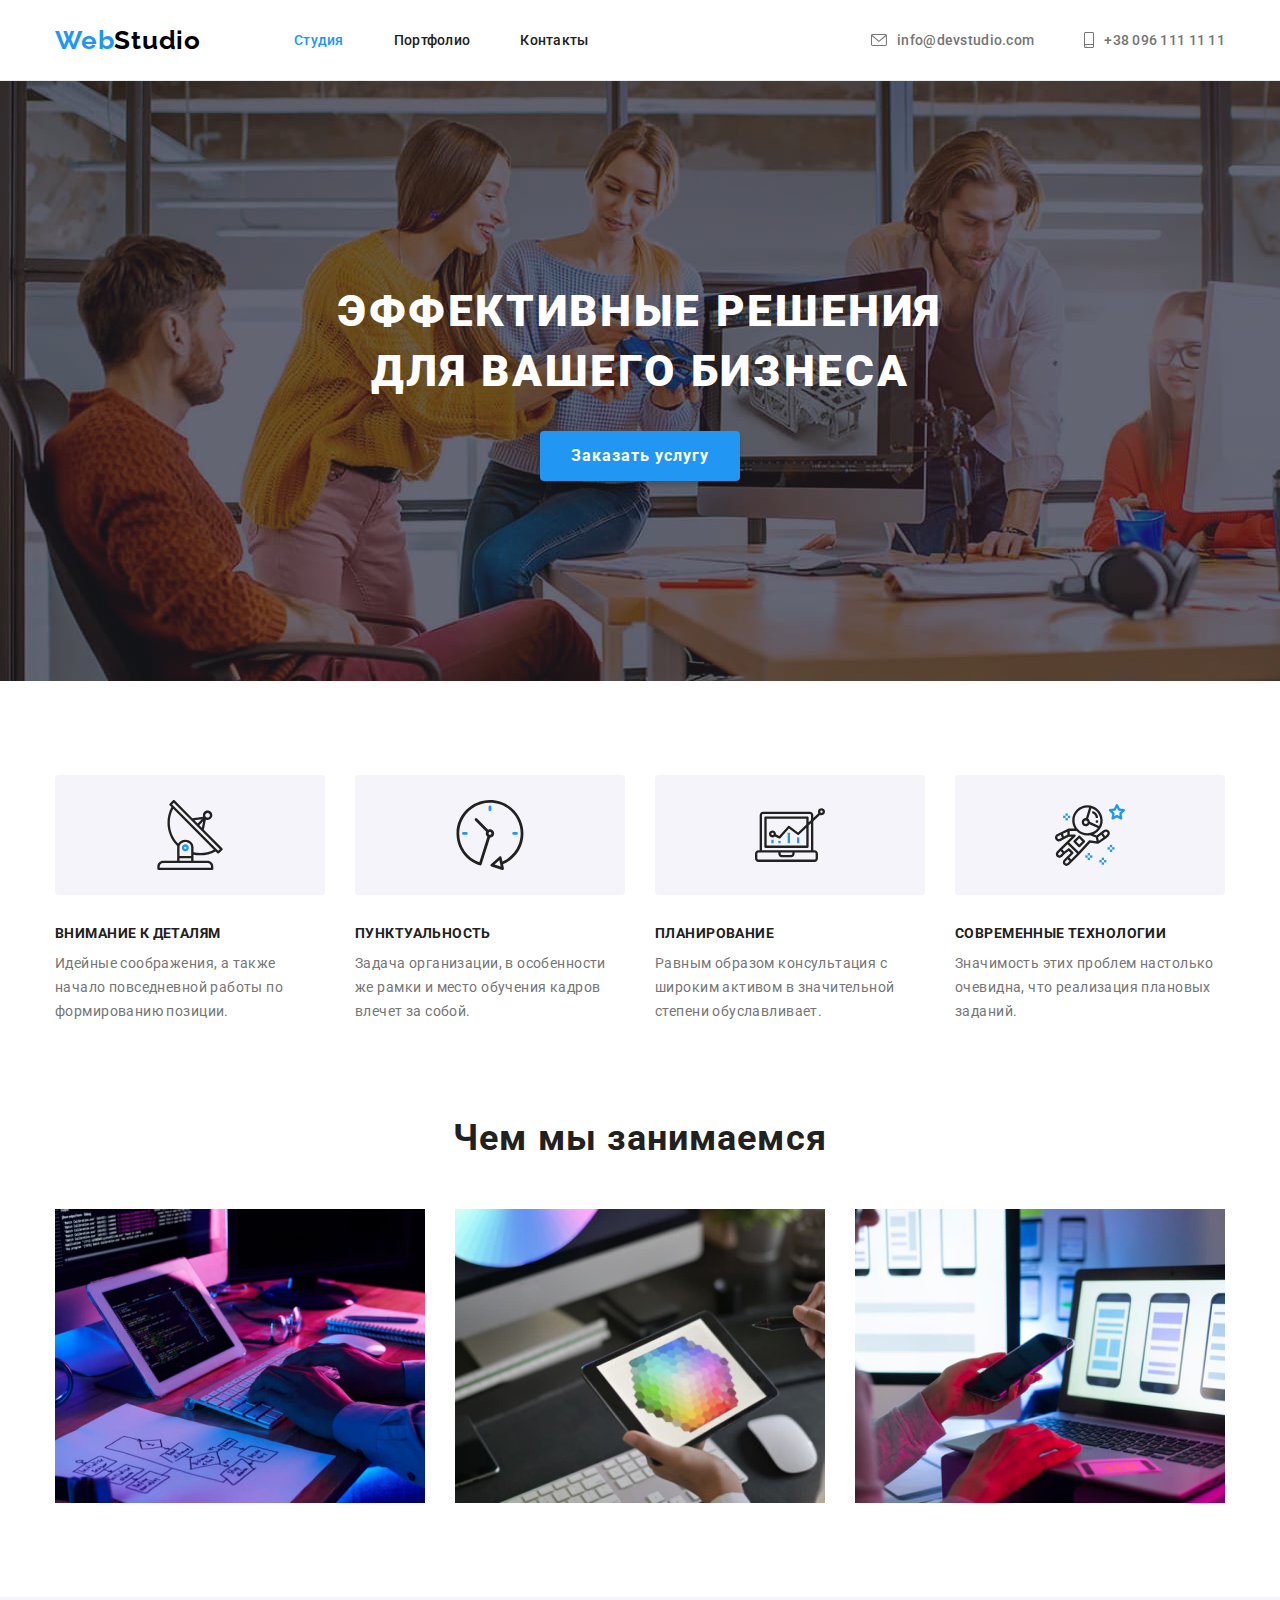
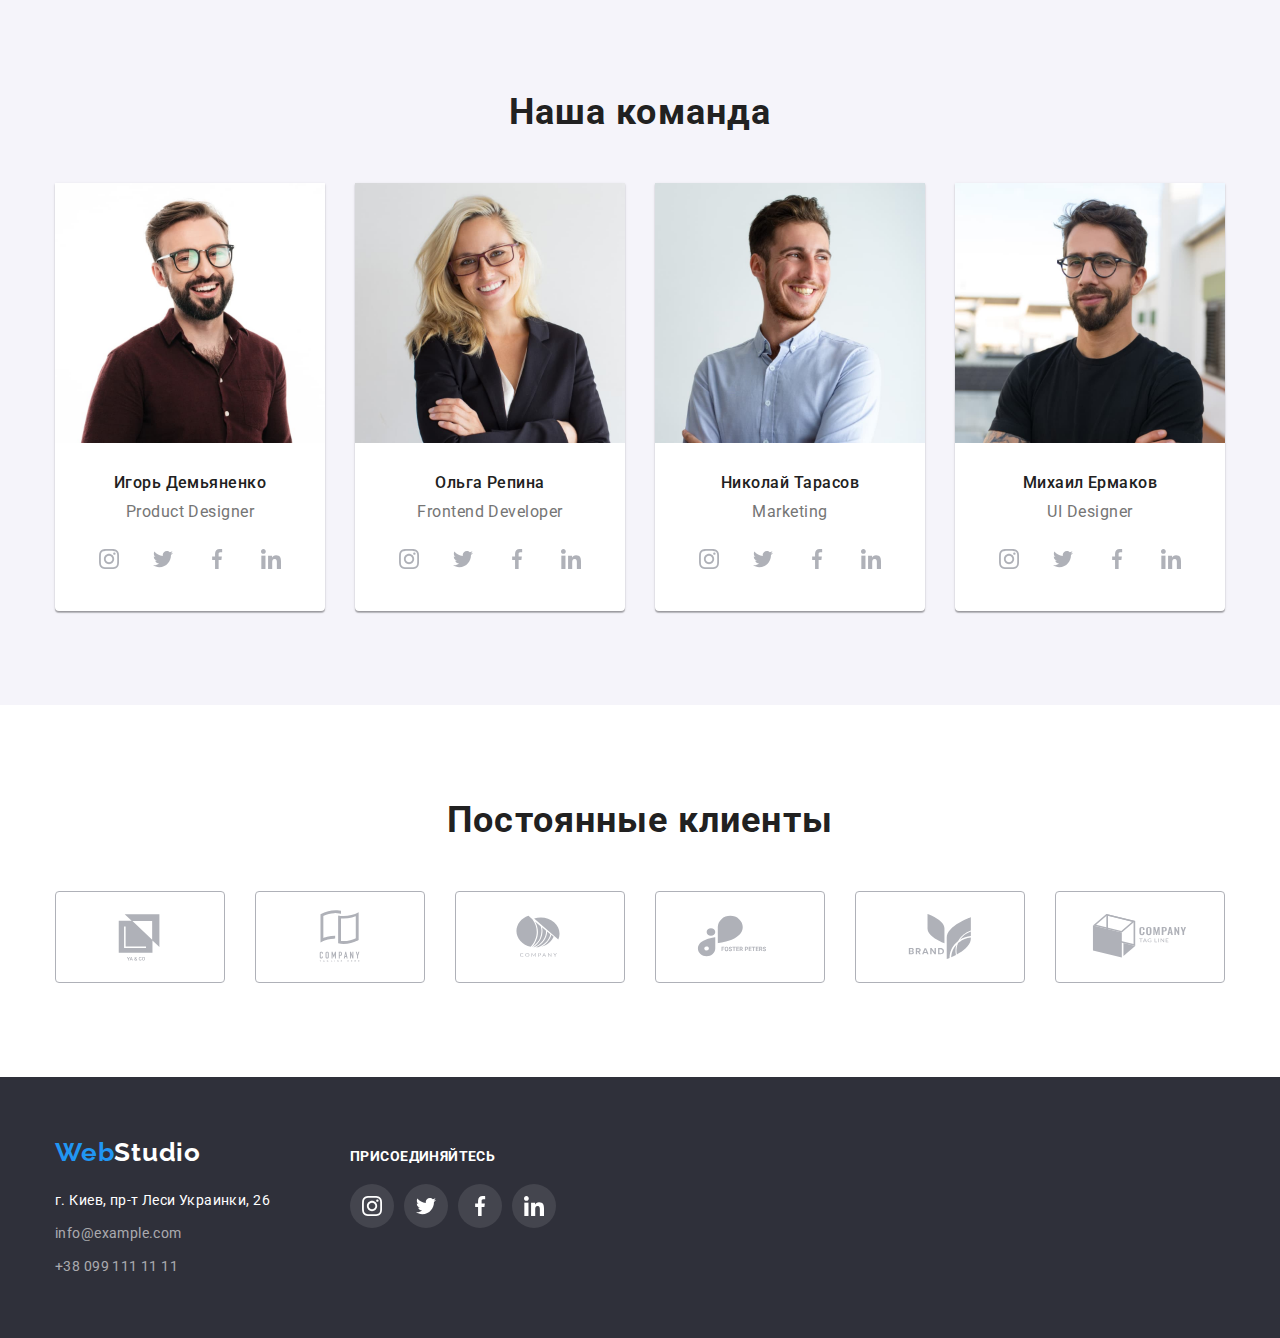
<file: index.html>
<!DOCTYPE html>
<html lang="ru">
<head>
    <meta charset="UTF-8">
    <meta http-equiv="X-UA-Compatible" content="IE=edge">
    <meta name="viewport" content="width=device-width, initial-scale=1.0">
    <title>WebStudio</title>
    <link rel="stylesheet" href="https://cdnjs.cloudflare.com/ajax/libs/modern-normalize/1.1.0/modern-normalize.css"
        integrity="sha512-Y0MM+V6ymRKN2zStTqzQ227DWhhp4Mzdo6gnlRnuaNCbc+YN/ZH0sBCLTM4M0oSy9c9VKiCvd4Jk44aCLrNS5Q=="
        crossorigin="anonymous" referrerpolicy="no-referrer" />
    <link rel="stylesheet" type="text/css" href="./css/style.css">
    <link rel="preconnect" href="https://fonts.gstatic.com">
    <link href="https://fonts.googleapis.com/css2?family=Raleway:wght@700&family=Roboto:wght@400;500;700;900&display=swap"
        rel="stylesheet">
</head>
<body>
    <!-- HEADER секция1 -->
    <header class="page-header"><div class="container">
        <nav class="main-nav">
            <a class="logo" href="./index.html"><span class="logo-span">Web</span>Studio</a>
            <ul class="header-list site-nav">
                <li class="item"><a href="./index.html" class="link current">Студия</a></li>
                <li class="item"><a href="./portfolio.html" class="link">Портфолио</a></li>
                <li class="item"><a href="" class="link">Контакты</a></li>
            </ul>
        </nav>
        <ul class="header-list-contact">
            <li class="item"><a href="mailto:info@devstudio.com" class="link-contact"><svg class="header-list-icon" width="16px" height="12px">
                <use href="./images/sprite.svg#icon-envelopemail"></use>
            </svg>info@devstudio.com</a></li>
            <li class="item"><a href="tel:+380961111111" class="link-contact"><svg class="header-list-icon" width="10px" height="16px">
                <use href="./images/sprite.svg#icon-smartphone"></use>
            </svg>+38 096 111 11 11</a></li>
        </ul>
</div>
    </header>
   <main>
       <!-- HERO секция3 -->
        <section class="hero">
        <h1 class="section-3-text-color">Эффективные решения для вашего бизнеса</h1>
                <button type="button" class="section-hero-button primary">Заказать услугу</button>
        </section>
        <!-- Список задач секция4 -->
        <section class="features"> <div class="container">
            <h2 hidden>Плюсы компании</h2>
            <ul class="features-list">
                <li class="features-item">
                   <div class="features-item features-item-wallpaper"><svg width="70px" height="70px">
                        <use href="./images/sprite.svg#icon-antenna-1"></use>
                    </svg></div>
                    <h3 class="section-4-h3">Внимание к деталям</h3>
                    <p class="section-4-text">Идейные соображения, а также начало повседневной работы по формированию позиции.</p>
                </li>
                <li class="features-item">
                    <div class="features-item features-item-wallpaper"><svg width="70px" height="70px">
                            <use href="./images/sprite.svg#icon-clock-1"></use>
                        </svg></div>
                    <h3 class="section-4-h3">Пунктуальность</h3>
                    <p class="section-4-text">Задача организации, в особенности же рамки и место обучения кадров влечет за собой.</p>
                </li>
                <li class="features-item">
                    <div class="features-item features-item-wallpaper"><svg width="70px" height="70px">
                            <use href="./images/sprite.svg#icon-diagram1"></use>
                        </svg></div>
                    <h3 class="section-4-h3">Планирование</h3>
                    <p class="section-4-text">Равным образом консультация с широким активом в значительной степени обуславливает.</p>
                </li>
                <li class="features-item">
                    <div class="features-item features-item-wallpaper"><svg width="70px" height="70px">
                            <use href="./images/sprite.svg#icon-astronaut-1"></use>
                        </svg></div>
                    <h3 class="section-4-h3">Современные технологии</h3>
                    <p class="section-4-text">Значимость этих проблем настолько очевидна, что реализация плановых заданий.</p>
                </li>
            </ul>
            </div>
        </section>
        <!-- Чем мы занимаемся секция5 -->
        <section class="services"><div class="container">
            <h2 class="title">Чем мы занимаемся</h2>
            <ul class="services-list">
                <li class="services-item"> <img src="./images/programer-working.jpg" 
                    alt="Фото создание программного кода" width="370px" height="294px" ></li>
                <li class="services-item"> <img src="./images/creative-artist-web-design.jpg" 
                    alt="Фото создание мобильных приложений" width="370" height="294" ></li>
                <li class="services-item"> <img src="./images/web-ui-designers-are-developing-app.jpg" 
                    alt="Фото работа с дизайном" width="370px" height="294px" ></li>
            </ul>
</div>
        </section>

   <!-- Наша команда секция6 -->
   <section class="team"> <div class="container">
<h2 class="title">Наша команда</h2>
<ul class="team-list">
    <li class="team-item">
        <img src="./images/igor-demjanenko-1.jpg" alt="Игорь Демьяненко" width="270px" height="260px">
        <div class="team-box">
            <h3 class="team-name">Игорь Демьяненко</h3>
        <p class="section-6-text" lang="en">Product Designer</p>
        <ul class="team-social-list">
            <li class="team-social-item">
                <a class="team-social-link" href="">
                <svg class="team-social-icon" width="20px" height="20px">
                    <use href="./images/sprite.svg#icon-instagram1"></use>
                </svg></a>
            </li>
            <li class="team-social-item">
                <a class="team-social-link" href="">
                <svg class="team-social-icon" width="20px" height="20px">
                    <use href="./images/sprite.svg#icon-twitter1"></use>
                </svg></a>
            </li> 
            <li class="team-social-item">
                <a class="team-social-link" href="">
                <svg class="team-social-icon" width="20px" height="20px">
                    <use href="./images/sprite.svg#icon-facebook1"></use>
                </svg></a>
            </li>
            <li class="team-social-item">
                <a class="team-social-link" href="">
                <svg class="team-social-icon" width="20px" height="20px">
                    <use href="./images/sprite.svg#icon-linkedin1"></use>
                </svg></a>
            </li>
        </ul>
        </div>
    </li>
    <li class="team-item">
        <img src="./images/olga-repina-2.jpg" alt="Ольга Репина" width="270px" height="260px">
        <div class="team-box">
        <h3 class="team-name">Ольга Репина</h3>
        <p class="section-6-text" lang="en">Frontend Developer</p>
        <ul class="team-social-list">
            <li class="team-social-item">
                <a class="team-social-link" href="">
                    <svg class="team-social-icon" width="20px" height="20px">
                        <use href="./images/sprite.svg#icon-instagram1"></use>
                    </svg></a>
            </li>
            <li class="team-social-item">
                <a class="team-social-link" href="">
                    <svg class="team-social-icon" width="20px" height="20px">
                        <use href="./images/sprite.svg#icon-twitter1"></use>
                    </svg></a>
            </li>
            <li class="team-social-item">
                <a class="team-social-link" href="">
                    <svg class="team-social-icon" width="20px" height="20px">
                        <use href="./images/sprite.svg#icon-facebook1"></use>
                    </svg></a>
            </li>
            <li class="team-social-item">
                <a class="team-social-link" href="">
                    <svg class="team-social-icon" width="20px" height="20px">
                        <use href="./images/sprite.svg#icon-linkedin1"></use>
                    </svg></a>
            </li>
        </ul>
    </div>
    </li>
    <li class="team-item">
        <img src="./images/nikolay-tarasov-3.jpg" alt="Николай Тарасов" width="270px" height="260px">
        <div class="team-box"><h3 class="team-name">Николай Тарасов</h3>
        <p class="section-6-text" lang="en">Marketing</p>
    <ul class="team-social-list">
        <li class="team-social-item">
            <a class="team-social-link" href="">
                <svg class="team-social-icon" width="20px" height="20px">
                    <use href="./images/sprite.svg#icon-instagram1"></use>
                </svg></a>
        </li>
        <li class="team-social-item">
            <a class="team-social-link" href="">
                <svg class="team-social-icon" width="20px" height="20px">
                    <use href="./images/sprite.svg#icon-twitter1"></use>
                </svg></a>
        </li>
        <li class="team-social-item">
            <a class="team-social-link" href="">
                <svg class="team-social-icon" width="20px" height="20px">
                    <use href="./images/sprite.svg#icon-facebook1"></use>
                </svg></a>
        </li>
        <li class="team-social-item">
            <a class="team-social-link" href="">
                <svg class="team-social-icon" width="20px" height="20px">
                    <use href="./images/sprite.svg#icon-linkedin1"></use>
                </svg></a>
        </li>
    </ul>
    </div>
    </li>
    <li class="team-item">
        <img src="./images/mihail-ermakov-4.jpg" alt="Михаил Ермаков" width="270px" height="260px">
       <div class="team-box"><h3 class="team-name">Михаил Ермаков</h3>
        <p class="section-6-text" lang="en">UI Designer</p>
        <ul class="team-social-list">
            <li class="team-social-item">
                <a class="team-social-link" href="">
                    <svg class="team-social-icon" width="20px" height="20px">
                        <use href="./images/sprite.svg#icon-instagram1"></use>
                    </svg></a>
            </li>
            <li class="team-social-item">
                <a class="team-social-link" href="">
                    <svg class="team-social-icon" width="20px" height="20px">
                        <use href="./images/sprite.svg#icon-twitter1"></use>
                    </svg></a>
            </li>
            <li class="team-social-item">
                <a class="team-social-link" href="">
                    <svg class="team-social-icon" width="20px" height="20px">
                        <use href="./images/sprite.svg#icon-facebook1"></use>
                    </svg></a>
            </li>
            <li class="team-social-item">
                <a class="team-social-link" href="">
                    <svg class="team-social-icon" width="20px" height="20px">
                        <use href="./images/sprite.svg#icon-linkedin1"></use>
                    </svg></a>
            </li>
        </ul>
    </div>
    </li>
</ul>
   </section>
   <!-- Секция Постоянные клиенты -->
        <section class="client"><div class="container">
            <h2 class="title">Постоянные клиенты</h2>
            <ul class="client-list">
                <li class="client-item">
                    <a class="client-link" href="">
                        <svg class="client-icon" width="106px" height="60px">
                            <use href="./images/sprite.svg#icon-company1logo">
                            </use>
                        </svg>
                    </a>
                </li>
                <li class="client-item">
                    <a class="client-link" href="">
                        <svg class="client-icon" width="106px" height="60px">
                            <use href="./images/sprite.svg#icon-company2logo">
                            </use>
                        </svg>
                    </a>
                </li>
                <li class="client-item">
                    <a class="client-link" href="">
                        <svg class="client-icon" width="106px" height="60px">
                            <use href="./images/sprite.svg#icon-company3logo">
                            </use>
                        </svg>
                    </a>
                </li>
                <li class="client-item">
                    <a class="client-link" href="">
                        <svg class="client-icon" width="106px" height="60px">
                            <use href="./images/sprite.svg#icon-company4logo">
                            </use>
                        </svg>
                    </a>
                </li>
                <li class="client-item">
                    <a class="client-link" href="">
                        <svg class="client-icon" width="106px" height="60px">
                            <use href="./images/sprite.svg#icon-company5logo">
                            </use>
                        </svg>
                    </a>
                </li>
                <li class="client-item">
                    <a class="client-link" href="">
                        <svg class="client-icon" width="106px" height="60px">
                            <use href="./images/sprite.svg#icon-company6logo">
                            </use>
                        </svg>
                    </a>
                </li>
            </ul>
        </div>
        </section>
    </main>
    <footer class="footer-background"> 
    <div class="container footer-section">
        <div class="logo-adress">
        <a class="logo" href="./index.html"><span class="logo-span">Web</span><span class="logo-span-footer">Studio</span></a>
        <address>
            <ul class="footer-list">
                <li class="footer-item">
                    <a href="https://goo.gl/maps/SxN2yB6NeiDHtefY7" class="footer-map" target="_blank" rel="noopener noreferrer">г. Киев, пр-т Леси Украинки, 26</a>
                </li>
                <li class="footer-item">
                    <a href="mailto:info@example.com" class="footer-item">info@example.com</a>
                </li>
                <li class="footer-item">
                    <a href="tel:+380991111111" class="footer-item">+38 099 111 11 11</a>
                </li>
            </ul>
        </address>
        </div>
        <div class="footer-social">
            <p class="footer-social-name">Присоединяйтесь</p>
            <ul class="footer-social-list">
                <li class="footer-social-item">
                    <a class="footer-social-link" href="">
                        <svg class="footer-social-icon" width="20px" height="20px">
                            <use href="./images/sprite.svg#icon-instagram1"></use>
                        </svg>
                    </a>
                </li>
                <li class="footer-social-item">
                    <a class="footer-social-link" href="">
                        <svg class="footer-social-icon" width="20px" height="20px">
                            <use href="./images/sprite.svg#icon-twitter1"></use>
                        </svg>
                    </a>
                </li>
                <li class="footer-social-item">
                    <a class="footer-social-link" href="">
                        <svg class="footer-social-icon" width="20px" height="20px">
                            <use href="./images/sprite.svg#icon-facebook1"></use>
                        </svg>
                    </a>
                </li>
                <li class="footer-social-item">
                    <a class="footer-social-link" href="">
                        <svg class="footer-social-icon" width="20px" height="20px">
                            <use href="./images/sprite.svg#icon-linkedin1"></use>
                        </svg>
                    </a>
                </li>
            </ul>
        </div>
    </div>
    </footer>
</body>
</html>
</file>
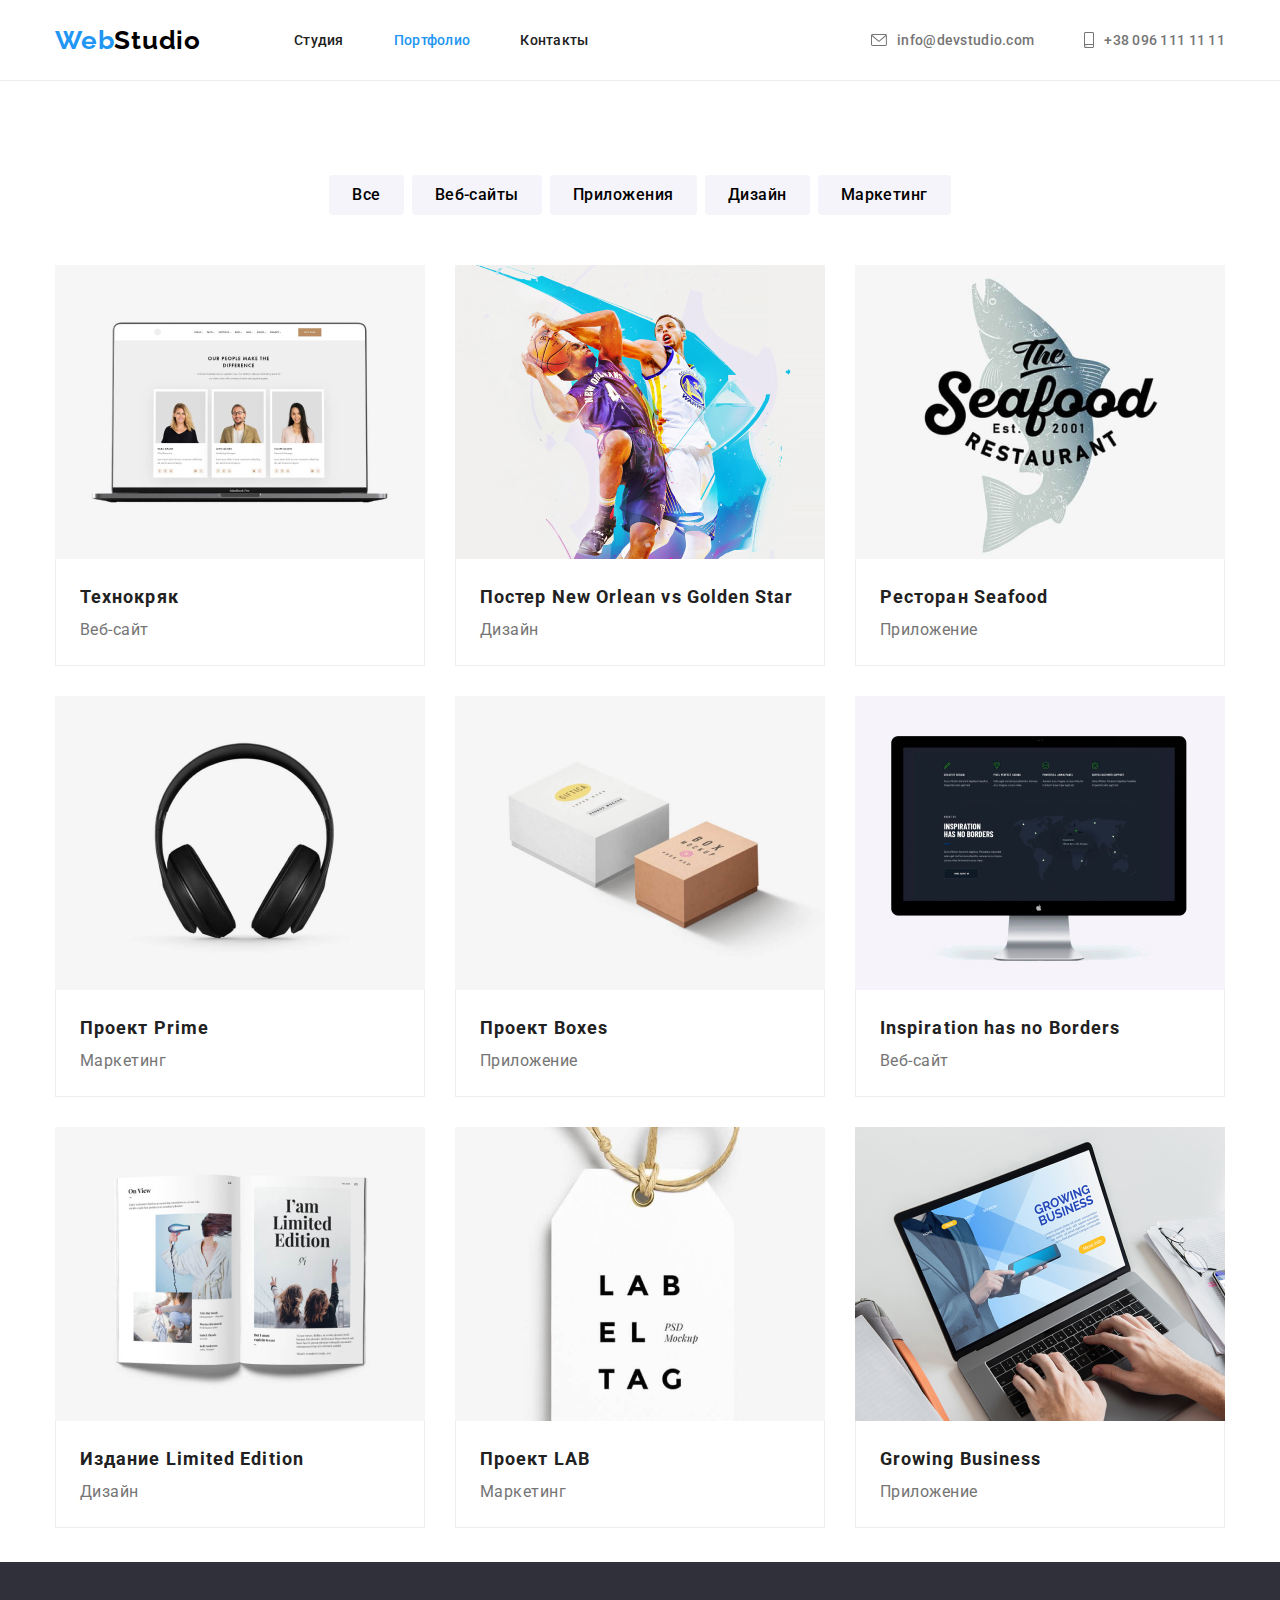
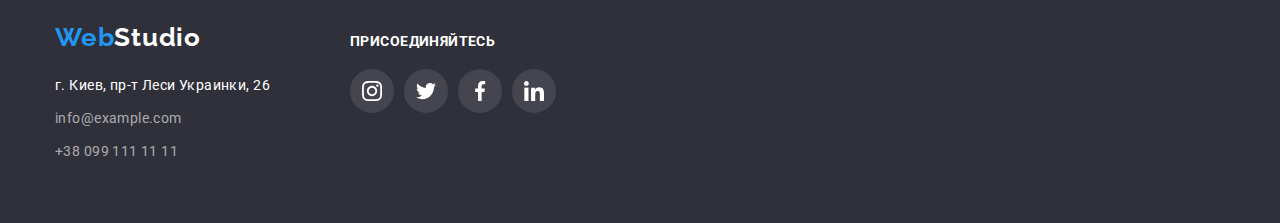
<file: portfolio.html>
<!DOCTYPE html>
<html lang="ru">
<head>
    <meta charset="UTF-8">
    <meta http-equiv="X-UA-Compatible" content="IE=edge">
    <meta name="viewport" content="width=device-width, initial-scale=1.0">
    <title>WebStudio portfolio</title>
    <link rel="stylesheet" href="https://cdnjs.cloudflare.com/ajax/libs/modern-normalize/1.1.0/modern-normalize.css"
        integrity="sha512-Y0MM+V6ymRKN2zStTqzQ227DWhhp4Mzdo6gnlRnuaNCbc+YN/ZH0sBCLTM4M0oSy9c9VKiCvd4Jk44aCLrNS5Q=="
        crossorigin="anonymous" referrerpolicy="no-referrer" />
    <link rel="stylesheet" type="text/css" href="./css/style.css">
    <link rel="preconnect" href="https://fonts.gstatic.com">
    <link href="https://fonts.googleapis.com/css2?family=Raleway:wght@700&family=Roboto:wght@400;500;700;900&display=swap"
        rel="stylesheet">
</head>
<body>
    <!-- HEADER секция1 -->
    <header class="page-header">
        <div class="container">
            <nav class="main-nav">
                <a class="logo" href="./index.html"><span class="logo-span">Web</span>Studio</a>
                <ul class="header-list site-nav">
                    <li class="item"><a href="./index.html" class="link ">Студия</a></li>
                    <li class="item"><a href="./portfolio.html" class="link current">Портфолио</a></li>
                    <li class="item"><a href="" class="link">Контакты</a></li>
                </ul>
            </nav>
            <ul class="header-list-contact">
                <li class="item"><a href="mailto:info@devstudio.com" class="link-contact"><svg class="header-list-icon"
                            width="16px" height="12px">
                            <use href="./images/sprite.svg#icon-envelopemail"></use>
                        </svg>info@devstudio.com</a></li>
                <li class="item"><a href="tel:+380961111111" class="link-contact"><svg class="header-list-icon" width="10px"
                            height="16px">
                            <use href="./images/sprite.svg#icon-smartphone"></use>
                        </svg>+38 096 111 11 11</a></li>
            </ul>
        </div>
    </header>
<main>
    <section class="hero-portfolio">
        <div class="container">
        <!-- HERO секция1 -->
        <h1 hidden>Эффективные решения для вашего бизнеса портфолио</h1>
        <!-- Список фильтров -->
        <ul class="list-button">
            <li class="section-list-button" ><button type="button">Все</button></li>
            <li class="section-list-button" ><button type="button">Веб-сайты</button></li>
            <li class="section-list-button" ><button type="button">Приложения</button></li>
            <li class="section-list-button" ><button type="button">Дизайн</button></li>
            <li class="section-list-button" ><button type="button">Маркетинг</button></li>
        </ul>
        <!-- Список портфолио -->
        <ul class="nobull portfolio-text portfolio-list">
            <li class="portfolio-item"><a href="">
                <img src="./images/portfolio01.jpg" alt="Технокряк" width="370" height="294">
                <div class="portfolio-box"> <h3>Технокряк</h3>
                <p>Веб-сайт</p></div></a>
            </li>
            <li class="portfolio-item"><a href="">
                <img src="./images/portfolio02.jpg" alt="Постер New Orlean vs Golden Star" width="370" height="294">
                <div class="portfolio-box"> <h3>Постер <span lang="en">New Orlean vs Golden Star</span> </h3>
                <p>Дизайн</p></div></a>
            </li>
            <li class="portfolio-item"><a href="">
                <img src="./images/portfolio03.jpg" alt="Ресторан Seafood" width="370" height="294">
                <div class="portfolio-box"> <h3>Ресторан <span lang="en">Seafood</span></h3>
                <p>Приложение</p></div>
            </a></li>
            <li class="portfolio-item"><a href="">
                <img src="./images/portfolio04.jpg" alt="Проект Prime" width="370" height="294">
                <div class="portfolio-box"> <h3>Проект <span lang="en">Prime</span> </h3>
                <p>Маркетинг</p></div>
            </a></li>
            <li class="portfolio-item"><a href="">
                <img src="./images/portfolio05.jpg" alt="Проект Boxes" width="370" height="294">
                <div class="portfolio-box"> <h3>Проект <span lang="en">Boxes</span></h3>
                <p>Приложение</p></div>
            </a></li>
            <li class="portfolio-item"><a href="">
                <img src="./images/portfolio06.jpg" alt="Inspiration has no Borders" width="370" height="294">
                <div class="portfolio-box"> <h3 lang="en">Inspiration has no Borders</h3>
                <p>Веб-сайт</p></div>
            </a></li>
            <li class="portfolio-item"><a href="">
                <img src="./images/portfolio07.jpg" alt="Издание Limited Edition" width="370" height="294">
                <div class="portfolio-box"><h3>Издание <span lang="en">Limited Edition</span></h3>
                <p>Дизайн</p></div>
            </a></li>
            <li class="portfolio-item"><a href="">
                <img src="./images/portfolio08.jpg" alt="Проект LAB" width="370" height="294">
                <div class="portfolio-box"> <h3>Проект <span lang="en">LAB</span></h3>
                <p>Маркетинг</p></div>
            </a></li>
            <li class="portfolio-item"><a href="">
                <img src="./images/portfolio09.jpg" alt="Growing Business" width="370" height="294">
                <div class="portfolio-box"> <h3 lang="en">Growing Business</h3>
                <p>Приложение</p></div>
            </a></li>
        </ul>
        </div>
    </section>
</main>
<!-- Подвал -->
    <footer class="footer-background">
        <div class="container footer-section">
            <div class="logo-adress">
                <a class="logo" href="./index.html"><span class="logo-span">Web</span><span
                        class="logo-span-footer">Studio</span></a>
                <address>
                    <ul class="footer-list">
                        <li class="footer-item">
                            <a href="https://goo.gl/maps/SxN2yB6NeiDHtefY7" class="footer-map" target="_blank"
                                rel="noopener noreferrer">г. Киев, пр-т Леси Украинки, 26</a>
                        </li>
                        <li class="footer-item">
                            <a href="mailto:info@example.com" class="footer-item">info@example.com</a>
                        </li>
                        <li class="footer-item">
                            <a href="tel:+380991111111" class="footer-item">+38 099 111 11 11</a>
                        </li>
                    </ul>
                </address>
            </div>
            <div class="footer-social">
                <p class="footer-social-name">Присоединяйтесь</p>
                <ul class="footer-social-list">
                    <li class="footer-social-item">
                        <a class="footer-social-link" href="">
                            <svg class="footer-social-icon" width="20px" height="20px">
                                <use href="./images/sprite.svg#icon-instagram1"></use>
                            </svg>
                        </a>
                    </li>
                    <li class="footer-social-item">
                        <a class="footer-social-link" href="">
                            <svg class="footer-social-icon" width="20px" height="20px">
                                <use href="./images/sprite.svg#icon-twitter1"></use>
                            </svg>
                        </a>
                    </li>
                    <li class="footer-social-item">
                        <a class="footer-social-link" href="">
                            <svg class="footer-social-icon" width="20px" height="20px">
                                <use href="./images/sprite.svg#icon-facebook1"></use>
                            </svg>
                        </a>
                    </li>
                    <li class="footer-social-item">
                        <a class="footer-social-link" href="">
                            <svg class="footer-social-icon" width="20px" height="20px">
                                <use href="./images/sprite.svg#icon-linkedin1"></use>
                            </svg>
                        </a>
                    </li>
                </ul>
            </div>
        </div>
    </footer>
</body>

</html>
</file>
<file: css/style.css>
/* body */
:root {
  --primary-text-color: rgba(0, 0, 0, 0.8);
  --title-text-color: #000000;
  --accent-color: #2196f3;
  --primary-white-color: #ffffff;
  --text-footer: #ffffff99;
  --border-color: #ececec;
  --border-portfolio-color: #eeeeee;
  --portfolio-button-color: #f5f4fa;
  --text-color: #212121;
  --portfolio-color-title: #757575;
  --hero-background-color: #2f303a;
  --footer-item-color: rgba(255, 255, 255, 0.6);
  --social-icon-color: #afb1b8;
  --footer-icon-color: rgba(255, 255, 255, 0.1);
}
body {
  font-family: 'Roboto', sans-serif;
  color: var(--text-color);
}
h1,
h2,
h3,
h4,
h5,
p {
  margin: 0;
}
/* Изменяет фон заголовка h1 */
.hero {
  background-color: var(--hero-background-color);
  padding-top: 200px;
  padding-bottom: 200px;
  text-align: center;
  max-width: 1600px;
  margin: 0 auto;
  background-image: linear-gradient(
      rgba(47, 48, 58, 0.4),
      rgba(47, 48, 58, 0.4)
    ),
    url(../images/header-background.jpg);
}
.container {
  width: 1200px;
  padding: 0 15px;
  margin: 0 auto;
}
.page-header .container {
  display: flex;
  align-items: center;
}

.main-nav .logo {
  margin-right: 93px;
}
.header-list {
  display: flex;
}
.header-list-contact {
  display: flex;
  margin-left: auto;
}
.header-list .item + .item {
  margin-left: 50px;
}
/* .header-list:not(:last-child) {
  margin-right: 50px;
} */
.header-list-contact .item + .item {
  margin-left: 50px;
}

.main-nav {
  display: flex;
  align-items: center;
}
.page-header {
  border-bottom: 1px solid var(--border-color);
  max-width: 1600px;
  margin: 0px auto;
}

/*Делает стиль логотипа logotip */
.logo {
  font-family: 'Raleway', sans-serif;
  text-decoration: none;
  font-style: normal;
  font-weight: bold;
  font-size: 26px;
  line-height: 31px;
  color: var(--title-text-color);
  letter-spacing: 0.03em;
}
/* Делает слово Studio в логотипе синим */
.logo-span {
  color: var(--accent-color);
}

/* Делает слово Studio в логотипе footer белым */
.logo-span-footer {
  color: var(--primary-white-color);
}
/* Делает подсветку при наведении курсора или перехода цветом для nav и footer */
.footer-list .footer-item:hover,
.footer-list .footer-item:focus,
.footer-list .footer-map:hover,
.footer-list .footer-map:focus,
.header-list .link:active,
.header-list .link:hover,
.header-list .link:focus,
.header-list-contact .link-contact:hover,
.header-list-contact .link-contact:focus,
.header-list .link.current,
.header-list-contact .link-contact.current {
  color: var(--accent-color);
}

/* Делает футер в стиле */
.footer-list .footer-item {
  font-style: normal;
  font-weight: normal;
  font-size: 14px;
  line-height: 24px;
  text-decoration: none;
  letter-spacing: 0.03em;
  color: var(--footer-item-color);
  margin-right: 10px;
}
/* Делает цвет текста ссылки на карту */
.footer-map {
  color: var(--primary-white-color);
  font-style: normal;
  font-weight: normal;
  font-size: 14px;
  line-height: 24px;
  text-decoration: none;
}
/* Делаем цвет фона footer */
.footer-background {
  background-color: var(--hero-background-color);
  padding-top: 60px;
  padding-bottom: 60px;
}
/* Убираем маркеры в списках */
ul {
  list-style: none;
  margin: 0;
  padding: 0;
}
/* Изменяет стили и цвет header навигации */
.site-nav .link {
  display: block;
  padding: 32px 0;
  font-style: normal;
  font-weight: 500;
  font-size: 14px;
  line-height: 16px;
  letter-spacing: 0.02em;
  text-decoration: none;
  color: var(--text-color);
}
/* Изменяет стили и цвет header контакты */
.link-contact {
  display: flex;
  align-items: center;
  text-decoration: none;
  font-style: normal;
  font-weight: 500;
  font-size: 14px;
  line-height: 16px;
  letter-spacing: 0.02em;
  color: var(--portfolio-color-title);
  padding: 32px 0px;
}
/* Изменяет курсор на кнопке заказать услугу в секции3 */
.section-hero-button {
  border: 1px solid transparent;
  font-family: 'Roboto', sans-serif;
  cursor: pointer;
  font-style: normal;
  font-weight: bold;
  font-size: 16px;
  line-height: 30px;
  /* identical to box height, or 187% */
  letter-spacing: 0.06em;
  box-shadow: 0px 4px 4px rgba(0, 0, 0, 0.15);
  border-radius: 4px;
  min-width: 200px;
  min-height: 50px;
}

.section-hero-button.primary {
  color: var(--primary-white-color);
  background-color: var(--accent-color);
}

/* Изменяет шрифт Эффективные решения для вашего бизнеса */
.section-3-text-color {
  font-style: normal;
  font-weight: 900;
  font-size: 44px;
  line-height: 60px;
  text-align: center;
  letter-spacing: 0.06em;
  text-transform: uppercase;
  color: var(--primary-white-color);
  width: 696px;
  margin: 0 auto;
  margin-bottom: 30px;
}
/* Изменяет текст секции 4 заголовков h3 */
.section-4-h3 {
  font-style: normal;
  font-weight: bold;
  font-size: 14px;
  line-height: 16px;
  letter-spacing: 0.03em;
  text-transform: uppercase;
}
.features-list {
  display: flex;
}
.features {
  padding-top: 94px;
  padding-bottom: 94px;
  max-width: 1600px;
  margin: 0px auto;
}
.features-item + .features-item {
  margin-left: 30px;
}

.features-item {
  width: 270px;
}
.services {
  padding-bottom: 94px;
  max-width: 1600px;
  margin: 0px auto;
}
.services-list {
  display: flex;
}
.services-item + .services-item {
  margin-left: 30px;
}
/* Изменяет текст секции 4 */
.section-4-text {
  font-style: normal;
  font-weight: normal;
  font-size: 14px;
  line-height: 24px;
  /* or 171% */
  letter-spacing: 0.03em;
  color: var(--portfolio-color-title);
  margin-top: 10px;
}
/* Изменяет текст секции 5 заголовков h2 */
/* Изменяет текст секции 6 заголовка h2 */
.title {
  font-style: normal;
  font-weight: bold;
  font-size: 36px;
  line-height: 42px;
  text-align: center;
  letter-spacing: 0.03em;
  margin-bottom: 50px;
}

/* Изменяет текст секции 6 заголовков h3 имя и фамилия команды */
.team-name {
  font-style: normal;
  font-weight: 500;
  font-size: 16px;
  line-height: 19px;
  /* identical to box height */
  text-align: center;
  letter-spacing: 0.03em;
  margin-bottom: 10px;
}

/* Изменяет текст секции 6 */
.section-6-text {
  font-style: normal;
  font-weight: normal;
  font-size: 16px;
  line-height: 19px;
  /* identical to box height */
  text-align: center;
  letter-spacing: 0.03em;
  color: var(--portfolio-color-title);
}
/* Изменяет фон секции 6 */
.team {
  background-color: var(--portfolio-button-color);
  padding-top: 94px;
  padding-bottom: 94px;
  max-width: 1600px;
  margin: 0px auto;
}
.team-list {
  display: flex;
}
.team-item {
  background-color: var(--primary-white-color);
  /* material shadow v1 */
  box-shadow: 0px 1px 3px rgba(0, 0, 0, 0.12), 0px 1px 1px rgba(0, 0, 0, 0.14),
    0px 2px 1px rgba(0, 0, 0, 0.2);
  border-radius: 0px 0px 4px 4px;
}
.team-item + .team-item {
  margin-left: 30px;
}
.team-box {
  padding-top: 30px;
  padding-bottom: 30px;
  padding-left: 32px;
  padding-right: 32px;
}
.footer-background .logo {
  display: block;
  margin-bottom: 20px;
}

.footer-item + .footer-item {
  margin-top: 9px;
}
/* Изменяет в Porffolio текст кнопок фильтра */
.section-list-button button {
  display: inline-block;
  border: 1px solid transparent;
  font-style: normal;
  font-weight: 500;
  font-size: 16px;
  line-height: 26px;
  /* identical to box height, or 162% */
  text-align: center;
  letter-spacing: 0.03em;
  background-color: var(--portfolio-button-color);
  /* shadow-middle */
  border-radius: 4px;
  padding: 6px 22px;
}

.nobull {
  list-style-type: none;
}
.portfolio-text a {
  text-decoration: none;
}
.portfolio-text h3 {
  font-style: normal;
  font-weight: bold;
  font-size: 18px;
  line-height: 36px;
  /* identical to box height, or 200% */
  letter-spacing: 0.06em;
  color: var(--text-color);
}
.portfolio-text p {
  font-style: normal;
  font-weight: normal;
  font-size: 16px;
  line-height: 30px;
  /* identical to box height, or 187% */
  letter-spacing: 0.03em;
  color: var(--portfolio-color-title);
}

.list-button {
  display: flex;
  justify-content: center;
  margin-bottom: 50px;
}
.section-list-button + .section-list-button {
  margin-left: 8px;
}

.portfolio-list {
  display: flex;
  flex-wrap: wrap;
  margin-left: -30px;
  margin-top: -30px;
}
.portfolio-item {
  margin-left: 30px;
  margin-top: 30px;
}

.portfolio-item:hover,
.portfolio-item:focus {
  cursor: pointer;
  box-sizing: border-box;
  box-shadow: 0px 1px 1px rgba(0, 0, 0, 0.12), 0px 4px 4px rgba(0, 0, 0, 0.06),
    1px 4px 6px rgba(0, 0, 0, 0.16);
}
.hero-portfolio {
  padding-top: 94px;
  padding-bottom: 34px;
}
.portfolio-box {
  padding: 20px 24px;
  border: 1px solid var(--border-portfolio-color);
  border-top: none;
}
img {
  display: block;
  max-width: 100%;
}
.list-button button:hover,
.list-button button:focus {
  background-color: var(--accent-color);
  color: var(--primary-white-color);
  cursor: pointer;
  box-shadow: 0px 3px 1px rgba(0, 0, 0, 0.1), 0px 1px 2px rgba(0, 0, 0, 0.08),
    0px 2px 2px rgba(0, 0, 0, 0.12);
}

.link-contact .header-list-icon {
  margin-right: 10px;
  fill: currentColor;
}

.features-list .features-item .features-item-wallpaper {
  background-color: var(--portfolio-button-color);
  margin-bottom: 30px;
  display: flex;
  justify-content: center;
  align-items: center;
  border-radius: 4px;
  height: 120px;
}

.team-social-list .team-social-item .team-social-link {
  display: flex;
  border-radius: 50%;
  align-items: center;
  justify-content: center;
  width: 44px;
  height: 44px;
  color: var(--accent-color);
}
.team-social-list {
  display: flex;
  margin-top: 16px;
}
.team-social-icon {
  fill: var(--social-icon-color);
}
.team-social-link:hover .team-social-icon,
.team-social-link:focus .team-social-icon {
  fill: var(--primary-white-color);
}

.team-social-item + .team-social-item {
  margin-left: 10px;
}
.team-social-link:hover,
.team-social-link:focus {
  background-color: var(--accent-color);
}
.client {
  background-color: var(--primary-white-color);
  padding-top: 94px;
  padding-bottom: 94px;
  max-width: 1600px;
  margin: 0px auto;
}
.client-list {
  display: flex;
}
.client-link {
  display: flex;
  align-items: center;
  justify-content: center;
  width: 170px;
  height: 92px;
  border: 1px solid var(--social-icon-color);
  border-radius: 4px;
  fill: var(--social-icon-color);
}
.client-item + .client-item {
  margin-left: 30px;
}

.client-link:hover,
.client-link:focus {
  fill: var(--accent-color);
  border: 1px solid var(--accent-color);
}

.footer-social-name {
  font-weight: 700;
  font-size: 14px;
  line-height: 16px;
  letter-spacing: 0.03em;
  text-transform: uppercase;
  color: var(--primary-white-color);
}
.footer-social-list {
  display: flex;
  margin-top: 20px;
}
.footer-social {
  margin-left: 70px;
}
.footer-social-link {
  display: flex;
  border-radius: 50%;
  align-items: center;
  justify-content: center;
  width: 44px;
  height: 44px;
  background: var(--footer-icon-color);
  fill: var(--primary-white-color);
}
.footer-social-item + .footer-social-item {
  margin-left: 10px;
}
.footer-social-link:hover,
.footer-social-link:focus {
  background-color: var(--accent-color);
}

.footer-section {
  display: flex;
  align-items: baseline;
}
.logo-adress {
}
</file>
